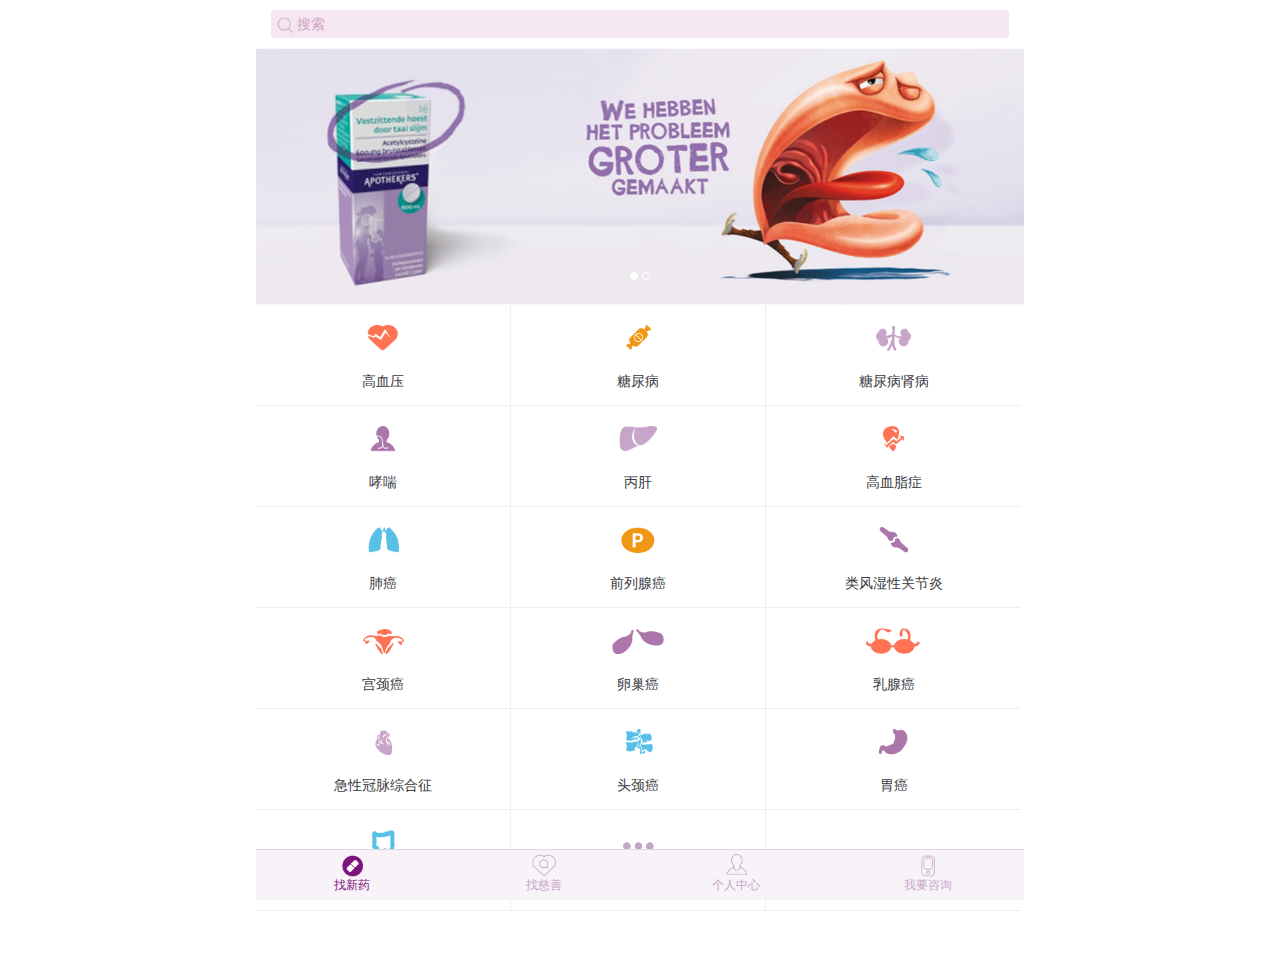
<file: index.html>
<!doctype html>
<html data-role="none">
<head>
<meta charset="utf-8">
<title>找药神器</title>
<meta http-equiv="X-UA-Compatible" content="edge,chrome=1"  />
<meta http-equiv="Cache-Control" content="no-siteapp" /> <!-- 避免转码 -->
<meta name="keywords" content="找药神器"/>
<meta name="description" content="找药神器"/>
<meta name="viewport"   content="initial-scale=1.0,user-scalable=no,maximum-scale=1,width=device-width"  />

<meta name="renderer" content="webkit|ie-comp|ie-stand"> 
<meta name="format-detection" content="telephone=no">
<meta name="format-detection" content="address=no">
<meta name="format-detection" content="email=no" >
<meta name="apple-mobile-web-app-title" content="">
<meta name="apple-mobile-web-app-capable" content="yes" />
<meta name="apple-mobile-web-app-status-bar-style" content="black-translucent" />
<meta name="screen-orientation" content="portrait"> 
<meta name="x5-orientation" content="portrait"> 
<meta name="msapplication-tap-highlight" content="no"> 
<meta name="HandheldFriendly" content="true">  
<link href="css/bootstrap.css" rel="stylesheet" type="text/css" >
<link rel="stylesheet" href="css/sprites.css">
<link href="css/common.css"  rel="stylesheet" type="text/css">
</head>
<body>
<div id="wrap" >
    <input type="text" placeholder="搜索" data-role="none" class="index-serch-input" />
    <input type="button" value="取消" class="cancel" />
    <div class="clear"></div>
    <div class="pannel index-pannel">
        <div id="carousel-example-generic" class="carousel slide" data-ride="carousel">
            <!-- Indicators -->
            <ol class="carousel-indicators">
                <li data-target="#carousel-example-generic" data-slide-to="0" class="active"></li>
                <li data-target="#carousel-example-generic" data-slide-to="1"></li>
            </ol>

            <!-- Wrapper for slides -->
            <div class="carousel-inner" role="listbox">
                <div class="item active" data-index="0">
                    <img src="images/banner.png" alt="banner">
                </div>
                <div class="item" data-index="1">
                    <img src="images/banner.png" alt="banner">
                </div>
            </div>

        </div>
        <div class="drug-itemlist">
            <div class="drug-item-row">
                <div class="drug-item" data-role="none">
                    <span class="sickness gaoxueya_icon"></span>
                    高血压
                </div>
                <div class="drug-item" data-role="none">
                    <span class="sickness tangniaobin_icon"></span>
                    糖尿病
                </div>
                <div class="drug-item" data-role="none">
                    <span class="sickness shenbin_icon"></span>
                    糖尿病肾病
                </div>
            </div>
            <div class="drug-item-row">
                <div class="drug-item" data-role="none">
                    <span class="sickness xiaochuan_icon"></span>
                    哮喘
                </div>
                <div class="drug-item" data-role="none">
                    <span class="sickness binggan_icon"></span>
                    丙肝
                </div>
                <div class="drug-item" data-role="none">
                    <span class="sickness gaozhixuezheng_icon"></span>
                    高血脂症
                </div>
            </div>
            <div class="drug-item-row">
                <div class="drug-item" data-role="none">
                    <span class="sickness feiai_icon"></span>
                    肺癌
                </div>
                <div class="drug-item" data-role="none">
                    <span class="sickness qinleixian_icon"></span>
                    前列腺癌
                </div>
                <div class="drug-item" data-role="none">
                    <span class="sickness leifengshi_icon"></span>
                    类风湿性关节炎
                </div>
            </div>
            <div class="drug-item-row" data-role="none">
                <div class="drug-item">
                    <span class="sickness gongjinai_icon"></span>
                    宫颈癌
                </div>
                <div class="drug-item" data-role="none">
                    <span class="sickness luanchaoai_icon"></span>
                    卵巢癌
                </div>
                <div class="drug-item" data-role="none">
                    <span class="sickness ruxianai_icon"></span>
                    乳腺癌
                </div>
            </div>
            <div class="drug-item-row">
                <div class="drug-item" data-role="none">
                    <span class="sickness guanxinbing_icon"></span>
                    急性冠脉综合征
                </div>
                <div class="drug-item" data-role="none">
                    <span class="sickness toujinai_icon"></span>
                    头颈癌
                </div>
                <div class="drug-item" data-role="none">
                    <span class="sickness weiai_icon"></span>
                    胃癌
                </div>
            </div>
            <div class="drug-item-row">
                <div class="drug-item" data-role="none">
                    <span class="sickness jiechangai_icon"></span>
                    结直肠癌
                </div>
                <div class="drug-item more" data-role="none">
                    <span class="sickness genduo_icon"></span>
                    更多
                </div>
                <div class="drug-item">
                </div>
            </div>
        </div>
        <div class="bottom">
            
        </div>
        <div class="navBottom">
            <nav>
                <div id="navBottom_ul">
                    <ul class="box">
                        <li>
                            <a href="javascript:;" class="active goIndex"><span class="nav_icon zhaoyao_hover_icon"></span>找新药</a>
                        </li>
                        <li>
                            <a href="javascript:;" class="goCharity"><span class="nav_icon zhaocishan_icon"></span>找慈善</a>
                        </li>
                        <li>
                            <a href="javascript:;" class="goUser"><span class="nav_icon geren_icon"></span>个人中心</a>
                        </li>
                        <li>
                            <a href="javascript:;" class="goAsk"><span class="nav_icon zixun_icon"></span>我要咨询</a>
                        </li>
                    </ul>
                </div>
            </nav>
        </div>

    </div>
    <div  class="pannel hot-search none">
        <h3>热门搜索</h3>
        <div class="keyword-row">
            <div class="keyword">肝癌</div>
            <div class="keyword">高血压</div>
            <div class="keyword">胃癌</div>
        </div>
        <div class="keyword-row">
            <div class="keyword">类风湿性关节炎</div>
            <div class="keyword">肺癌</div>
            <div class="keyword">糖尿病</div>
        </div>
    </div>
    <div class="pannel search-result none">
        <div class="result-item row">
            <div class="item-img col-xs-2">
                <img src="images/banner.png" alt="banner">
            </div>
            <div class="item-intro col-xs-10">
                <p class="intro-title">高血压</p>
                <p class="intro-content">派罗欧</p>
            </div>
        </div>
        <div class="result-item row">
            <div class="item-img col-xs-2">
                <img src="images/banner.png" alt="banner">
            </div>
            <div class="item-intro col-xs-10">
                <p class="intro-title">丙肝</p>
                <p class="intro-content">派罗欧</p>
            </div>
        </div>
        <div class="result-item row">
            <div class="item-img col-xs-2">
                <img src="images/banner.png" alt="banner">
            </div>
            <div class="item-intro col-xs-10">
                <p class="intro-title">肝癌赠药活动</p>
                <p class="intro-content">派罗欧</p>
            </div>
        </div>
        <div class="result-item row">
            <div class="item-img col-xs-2">
                <img src="images/banner.png" alt="banner">
            </div>
            <div class="item-intro col-xs-10">
                <p class="intro-title">高血压赠药</p>
                <p class="intro-content">派罗欧</p>
            </div>
        </div>
    </div>    
</div>
<script src="js/jquery-1.11.3.min.js" type="text/javascript"></script>
<script src="js/jquery.mobile-1.4.5.min.js"></script>
<script src="js/bootstrap.min.js" type="text/javascript"></script>
<script src="js/common.js" type="text/javascript"></script>
</body>
</html>
</file>
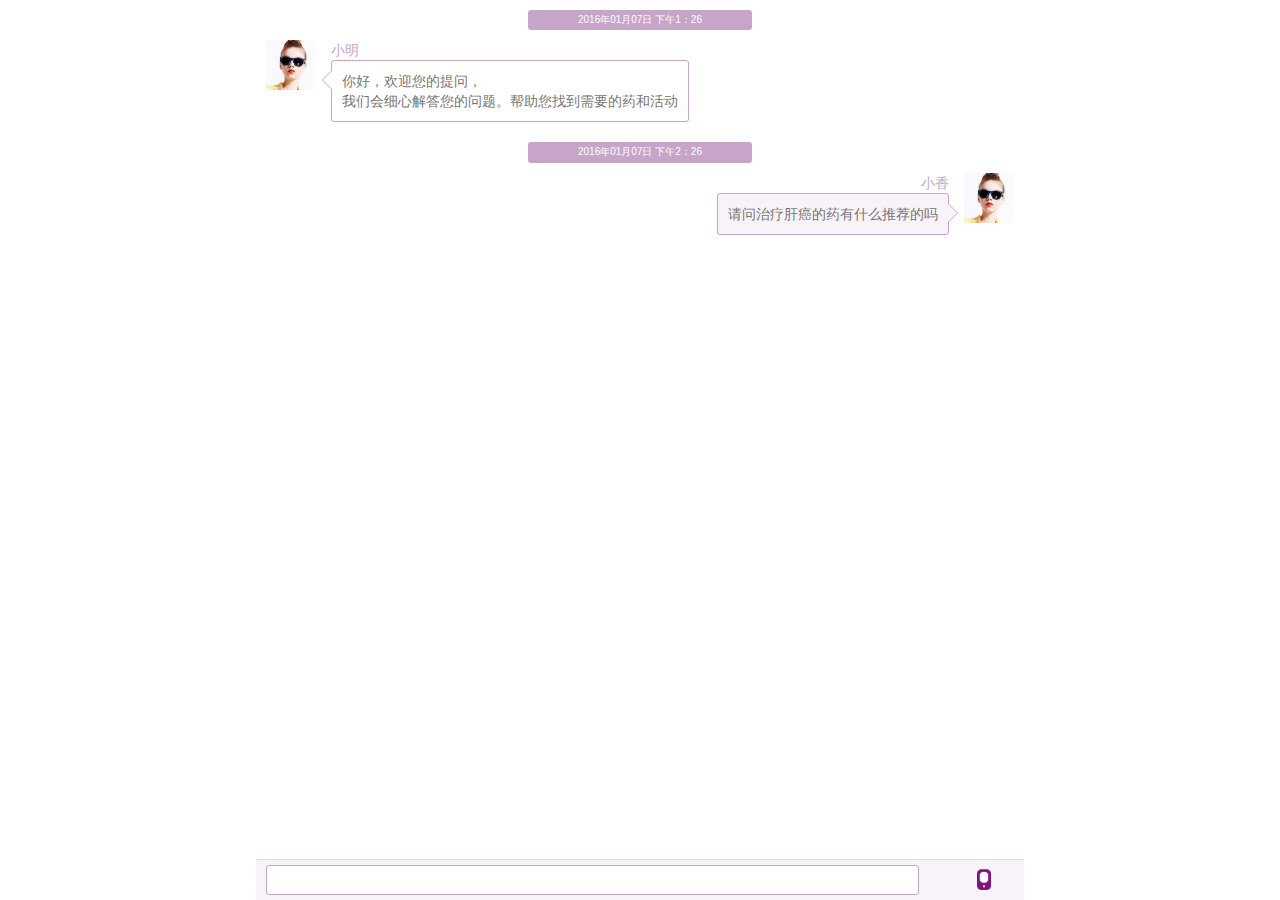
<file: ask.html>
<!doctype html>
<html data-role="none">
<head>
<meta charset="utf-8">
<title>咨询-找药神器</title>
<meta http-equiv="X-UA-Compatible" content="edge,chrome=1"  />
<meta http-equiv="Cache-Control" content="no-siteapp" /> <!-- 避免转码 -->
<meta name="keywords" content="找药神器"/>
<meta name="description" content="找药神器"/>
<meta name="viewport"   content="initial-scale=1.0,user-scalable=no,maximum-scale=1,width=device-width"  />

<meta name="renderer" content="webkit|ie-comp|ie-stand"> 
<meta name="format-detection" content="telephone=no">
<meta name="format-detection" content="address=no">
<meta name="format-detection" content="email=no" >
<meta name="apple-mobile-web-app-title" content="">
<meta name="apple-mobile-web-app-capable" content="yes" />
<meta name="apple-mobile-web-app-status-bar-style" content="black-translucent" />
<meta name="screen-orientation" content="portrait"> 
<meta name="x5-orientation" content="portrait"> 
<meta name="msapplication-tap-highlight" content="no"> 
<meta name="HandheldFriendly" content="true">  
<link href="css/bootstrap.css" rel="stylesheet" type="text/css" >
<link rel="stylesheet" href="css/sprites.css">
<link href="css/common.css"  rel="stylesheet" type="text/css">
</head>
<body>
<div id="talk-wrap" >
    <label class="time-label">2016年01月07日 下午1：26</label>
    <div class="row-left">
        <div class="talk-img">
            <img class="talk-user" src="images/user.jpg">
        </div>
        <div class="col-xs-8">
            <p class="left-name">小明</p>
            <div class="bubble">
                <div class="demo clearfix">
                    <div class="article">
                        <p>你好，欢迎您的提问，<br/>我们会细心解答您的问题。帮助您找到需要的药和活动</p>
                    </div>
                </div>
            </div>
        </div>
    </div>    
    <label class="time-label">2016年01月07日 下午2：26</label>
    <div class="row-right">
        <div class="talk-img">
            <img class="talk-user" src="images/user.jpg">
        </div>
        <div class="col-xs-8 pull-right">
            <p class="right-name">小香</p>
                <div class="bubble">
                    <div class="demo clearfix fr">
                        <div class="article">
                            <p>请问治疗肝癌的药有什么推荐的吗
                            </p>
                        </div>
                    </div>
                </div>
            </div>
        </div>
    </div>  
    <div class="nav-input">
           <input type="text" class="talk-input" data-role="none"/>
           <span class="zixun_hover_icon"></span>
        </div>
</div>
<script src="js/jquery-1.11.3.min.js" type="text/javascript"></script>
<script src="js/jquery.mobile-1.4.5.min.js"></script>
<script src="js/bootstrap.min.js" type="text/javascript"></script>
<script src="js/common.js" type="text/javascript"></script>
</body>
</html>
</file>
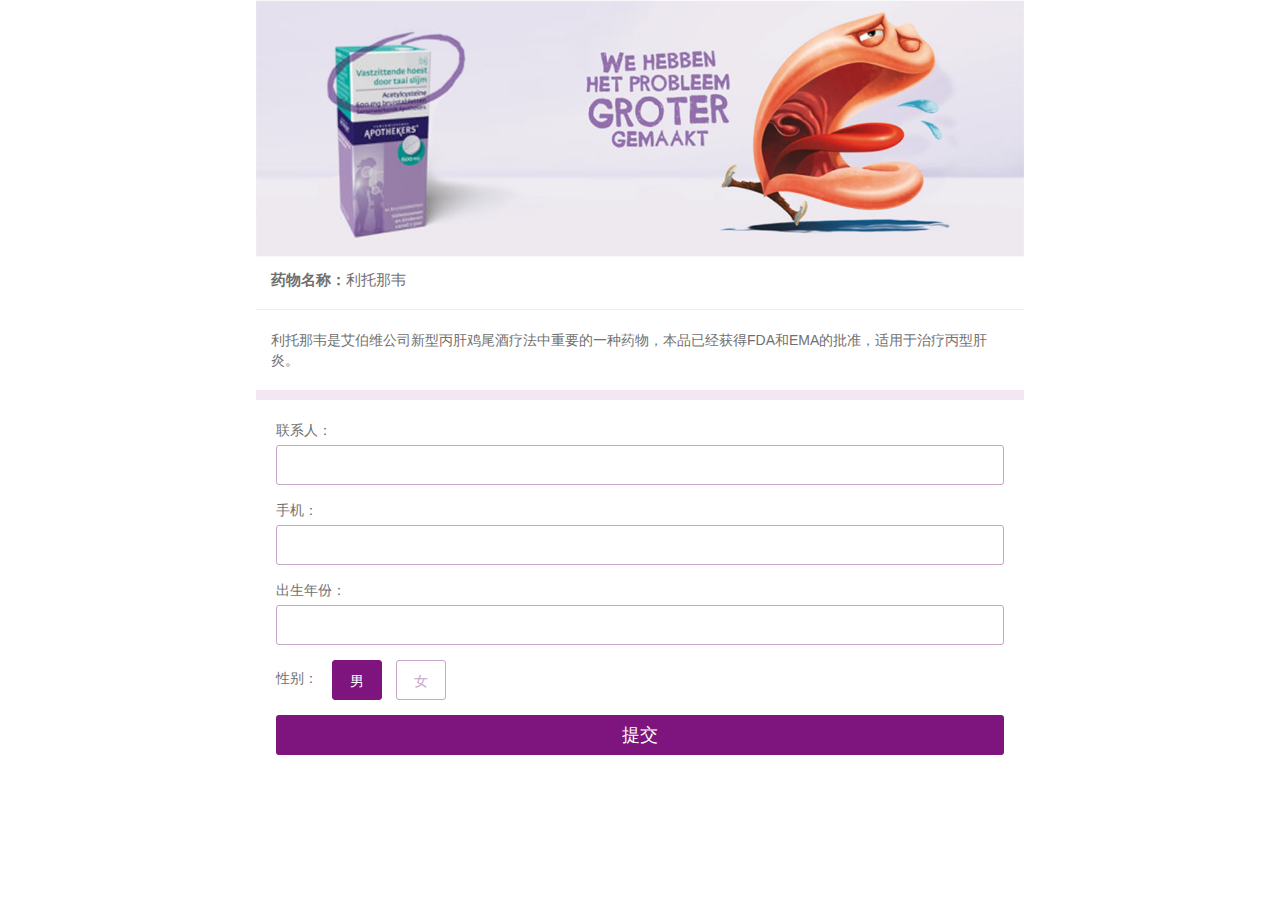
<file: drug-test - 副本.html>
<!doctype html>
<html>
<head>
<meta charset="utf-8">
<title>试药报名-找药神器</title>
<meta http-equiv="X-UA-Compatible" content="edge,chrome=1"  />
<meta http-equiv="Cache-Control" content="no-siteapp" /> <!-- 避免转码 -->
<meta name="keywords" content="找药神器"/>
<meta name="description" content="找药神器"/>
<meta name="viewport"   content="initial-scale=1.0,user-scalable=no,maximum-scale=1,width=device-width"  />

<meta name="renderer" content="webkit|ie-comp|ie-stand"> 
<meta name="format-detection" content="telephone=no">
<meta name="format-detection" content="address=no">
<meta name="format-detection" content="email=no" >
<meta name="apple-mobile-web-app-title" content="">
<meta name="apple-mobile-web-app-capable" content="yes" />
<meta name="apple-mobile-web-app-status-bar-style" content="black-translucent" />
<meta name="screen-orientation" content="portrait"> 
<meta name="x5-orientation" content="portrait"> 
<meta name="msapplication-tap-highlight" content="no"> 
<meta name="HandheldFriendly" content="true">  
<link href="css/bootstrap.css" rel="stylesheet" type="text/css" >
<link rel="stylesheet" href="css/sprites.css">
<link href="css/common.css"  rel="stylesheet" type="text/css">
</head>
<body>
<div id="wrap" >
    <img src="images/banner.png" alt="banner">
    <div class="drug-intro">
        <h3><label>药物名称：</label>利托那韦</h3>
        <div class="intro">
            利托那韦是艾伯维公司新型丙肝鸡尾酒疗法中重要的一种药物，本品已经获得FDA和EMA的批准，适用于治疗丙型肝炎。
        </div>
    </div>
    <form class="regist">
        <div class="input-row">
            <label>联系人：</label>
            <input type="text" class="inputtext" name="" value="">
        </div>
        <div class="input-row">
            <label>手机：</label>
            <input type="text" name="" class="inputtext" value="">
        </div>
        <div class="input-row">
            <label>出生年份：</label>
            <input type="text" name="" class="inputtext" value="">
        </div>
        <div class="input-row">
            <label>性别：</label>
            
            <label class="gender gender-checked"><input name="gender" type="radio" value="0" />男 </label> 
            <label class="gender"><input name="gender" type="radio" value="1" />女 </label> 
        </div>
        <div class="input-row">
            <input type="submit" name="" class="purple-btn" value="提交">
        </div>
    </form>
    <div class="tips">
        提交成功
    </div>
</div>
<script src="js/jquery-1.11.3.min.js" type="text/javascript"></script>
<script src="js/bootstrap.min.js" type="text/javascript"></script>
<script src="js/common.js" type="text/javascript"></script>
</body>
</html>
</file>
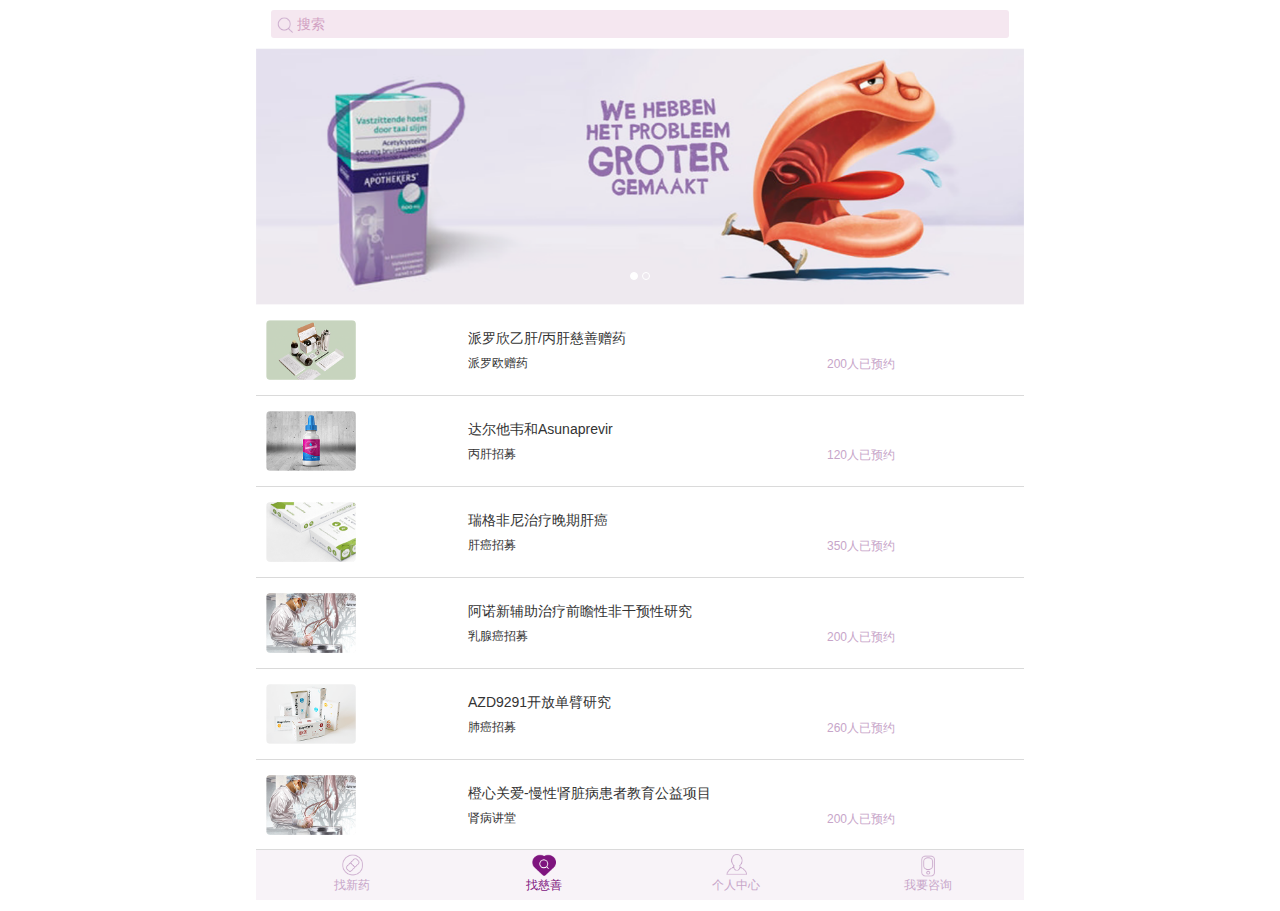
<file: find-charity.html>
<!doctype html>
<html>
<head>
<meta charset="utf-8">
<title>找药神器</title>
<meta http-equiv="X-UA-Compatible" content="edge,chrome=1"  />
<meta http-equiv="Cache-Control" content="no-siteapp" /> <!-- 避免转码 -->
<meta name="keywords" content="找药神器"/>
<meta name="description" content="找药神器"/>
<meta name="viewport"   content="initial-scale=1.0,user-scalable=no,maximum-scale=1,width=device-width"  />

<meta name="renderer" content="webkit|ie-comp|ie-stand"> 
<meta name="format-detection" content="telephone=no">
<meta name="format-detection" content="address=no">
<meta name="format-detection" content="email=no" >
<meta name="apple-mobile-web-app-title" content="">
<meta name="apple-mobile-web-app-capable" content="yes" />
<meta name="apple-mobile-web-app-status-bar-style" content="black-translucent" />
<meta name="screen-orientation" content="portrait"> 
<meta name="x5-orientation" content="portrait"> 
<meta name="msapplication-tap-highlight" content="no"> 
<meta name="HandheldFriendly" content="true">  
<link href="css/bootstrap.css" rel="stylesheet" type="text/css" >
<link rel="stylesheet" href="css/sprites.css">
<link href="css/common.css"  rel="stylesheet" type="text/css">
</head>
<body>
<div id="wrap" >
    <input type="text" placeholder="搜索" class="index-serch-input" />
    <input type="button" value="取消" class="cancel" />
    <div class="clear"></div>
    <div class="pannel index-pannel">
        <div id="carousel-example-generic" class="carousel slide" data-ride="carousel">
            <!-- Indicators -->
            <ol class="carousel-indicators">
                <li data-target="#carousel-example-generic" data-slide-to="0" class="active"></li>
                <li data-target="#carousel-example-generic" data-slide-to="1"></li>
            </ol>

            <!-- Wrapper for slides -->
            <div class="carousel-inner" role="listbox">
                <div class="item active" data-index="0">
                    <img src="images/banner.png" alt="banner">
                </div>
                <div class="item" data-index="1">
                    <img src="images/banner.png" alt="banner">
                </div>
            </div>

        </div>
        <div class="charity-itemlist">
            <div class="charity-item row">
                <div class="charity-img col-xs-3">
                    <img src="images/tu1.png" alt="banner">
                </div>
                <div class="charity-intro col-xs-6">
                    <p class="charity-title">派罗欣乙肝/丙肝慈善赠药</p>
                    <p class="charity-content">派罗欧赠药</p>
                </div>
                <div class="col-xs-3">
                    <p class="charity-order">200人已预约</p>
                </div>
            </div>
            <div class="charity-item row">
                <div class="charity-img col-xs-3">
                    <img src="images/tu2.png" alt="banner">
                </div>
                <div class="charity-intro col-xs-6">
                    <p class="charity-title">达尔他韦和Asunaprevir</p>
                    <p class="charity-content">丙肝招募</p>
                </div>
                <div class="col-xs-3">
                    <p class="charity-order">120人已预约</p>
                </div>
            </div>
            <div class="charity-item row">
                <div class="charity-img col-xs-3">
                    <img src="images/tu3.png" alt="banner">
                </div>
                <div class="charity-intro col-xs-6">
                    <p class="charity-title">瑞格非尼治疗晚期肝癌</p>
                    <p class="charity-content">肝癌招募</p>
                </div>
                <div class="col-xs-3">
                    <p class="charity-order">350人已预约</p>
                </div>
            </div>
            <div class="charity-item row">
                <div class="charity-img col-xs-3">
                    <img src="images/tu6.png" alt="banner">
                </div>
                <div class="charity-intro col-xs-6">
                    <p class="charity-title">阿诺新辅助治疗前瞻性非干预性研究</p>
                    <p class="charity-content">乳腺癌招募</p>
                </div>
                <div class="col-xs-3">
                    <p class="charity-order">200人已预约</p>
                </div>
            </div>
            <div class="charity-item row">
                <div class="charity-img col-xs-3">
                    <img src="images/tu5.png" alt="banner">
                </div>
                <div class="charity-intro col-xs-6">
                    <p class="charity-title">AZD9291开放单臂研究</p>
                    <p class="charity-content">肺癌招募</p>
                </div>
                <div class="col-xs-3">
                    <p class="charity-order">260人已预约</p>
                </div>
            </div>
            <div class="charity-item row">
                <div class="charity-img col-xs-3">
                    <img src="images/tu6.png" alt="banner">
                </div>
                <div class="charity-intro col-xs-6">
                    <p class="charity-title">橙心关爱-慢性肾脏病患者教育公益项目</p>
                    <p class="charity-content">肾病讲堂</p>
                </div>
                <div class="col-xs-3">
                    <p class="charity-order">200人已预约</p>
                </div>
            </div>
        </div>
        <div class="bottom">
            
        </div>
        <div class="navBottom">
            <nav>
                <div id="navBottom_ul">
                    <ul class="box">
                        <li>
                            <a href="javascript:;" class="goIndex"><span class="nav_icon zhaoyao_icon"></span>找新药</a>
                        </li>
                        <li>
                            <a href="javascript:;" class="active goCharity"><span class="nav_icon zhaocishan_hover_icon"></span>找慈善</a>
                        </li>
                        <li>
                            <a href="javascript:;" class="goUser"><span class="nav_icon geren_icon"></span>个人中心</a>
                        </li>
                        <li>
                            <a href="javascript:;" class="goAsk"><span class="nav_icon zixun_icon"></span>我要咨询</a>
                        </li>
                    </ul>
                </div>
            </nav>
        </div>
    </div>
    <div  class="pannel hot-search none">
        <h3>热门搜索</h3>
        <div class="keyword-row">
            <div class="keyword">肝癌</div>
            <div class="keyword">高血压</div>
            <div class="keyword">胃癌</div>
        </div>
        <div class="keyword-row">
            <div class="keyword">类风湿性关节炎</div>
            <div class="keyword">肺癌</div>
            <div class="keyword">糖尿病</div>
        </div>
    </div>
    <div class="pannel search-result none">
        <div class="result-item row">
            <div class="item-img col-xs-2">
                <img src="images/banner.png" alt="banner">
            </div>
            <div class="item-intro col-xs-10">
                <p class="intro-title">高血压</p>
                <p class="intro-content">派罗欧</p>
            </div>
        </div>
        <div class="result-item row">
            <div class="item-img col-xs-2">
                <img src="images/banner.png" alt="banner">
            </div>
            <div class="item-intro col-xs-10">
                <p class="intro-title">丙肝</p>
                <p class="intro-content">派罗欧</p>
            </div>
        </div>
        <div class="result-item row">
            <div class="item-img col-xs-2">
                <img src="images/banner.png" alt="banner">
            </div>
            <div class="item-intro col-xs-10">
                <p class="intro-title">肝癌赠药活动</p>
                <p class="intro-content">派罗欧</p>
            </div>
        </div>
        <div class="result-item row">
            <div class="item-img col-xs-2">
                <img src="images/banner.png" alt="banner">
            </div>
            <div class="item-intro col-xs-10">
                <p class="intro-title">高血压赠药</p>
                <p class="intro-content">派罗欧</p>
            </div>
        </div>
    </div> 

</div>
<script src="js/jquery-1.11.3.min.js" type="text/javascript"></script>
<script src="js/jquery.mobile-1.4.5.min.js"></script>
<script src="js/bootstrap.min.js" type="text/javascript"></script>
<script src="js/common.js" type="text/javascript"></script>
</body>
</html>
</file>
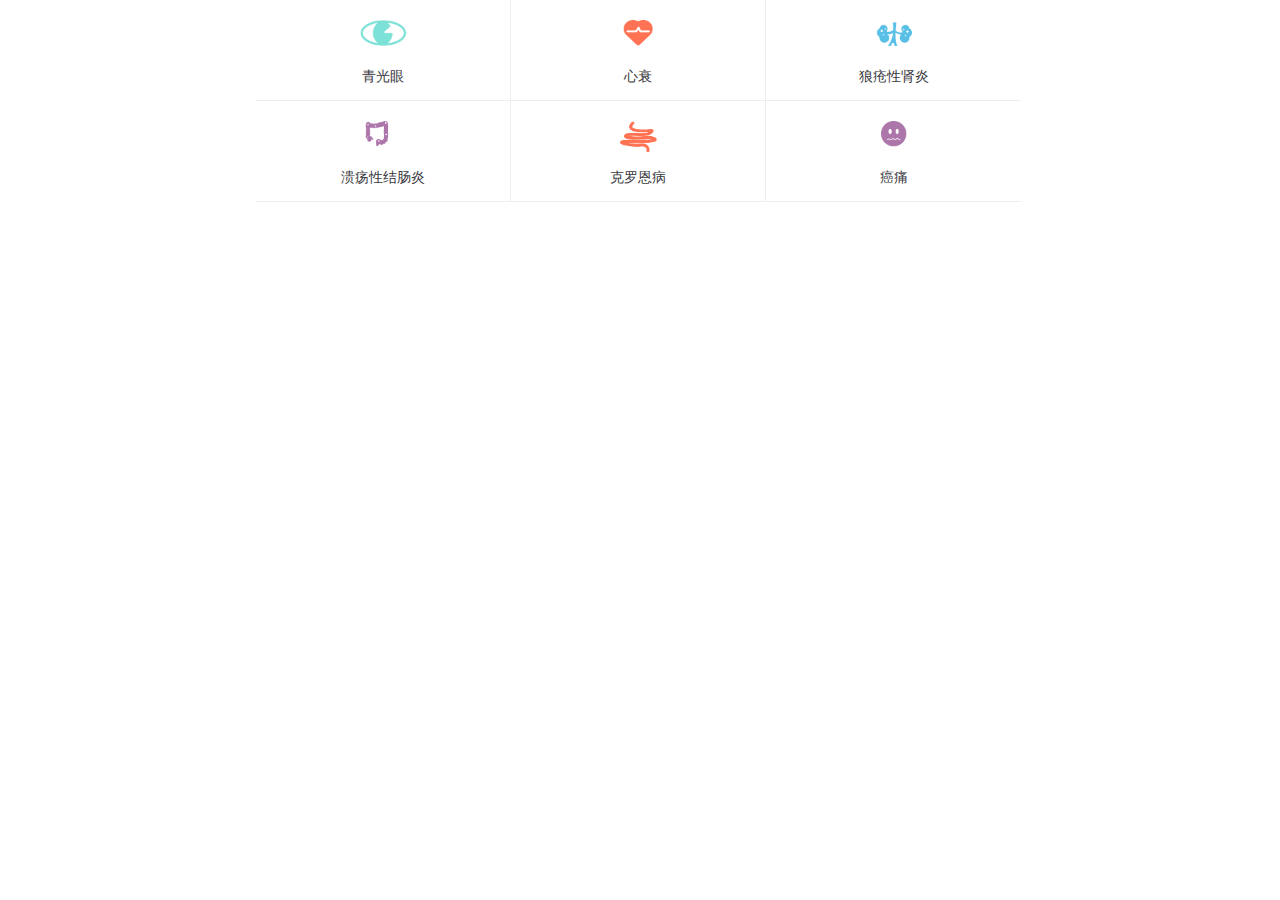
<file: more-drug.html>
<!doctype html>
<html>
<head>
<meta charset="utf-8">
<title>更多-找药神器</title>
<meta http-equiv="X-UA-Compatible" content="edge,chrome=1"  />
<meta http-equiv="Cache-Control" content="no-siteapp" /> <!-- 避免转码 -->
<meta name="keywords" content="找药神器"/>
<meta name="description" content="找药神器"/>
<meta name="viewport"   content="initial-scale=1.0,user-scalable=no,maximum-scale=1,width=device-width"  />

<meta name="renderer" content="webkit|ie-comp|ie-stand"> 
<meta name="format-detection" content="telephone=no">
<meta name="format-detection" content="address=no">
<meta name="format-detection" content="email=no" >
<meta name="apple-mobile-web-app-title" content="">
<meta name="apple-mobile-web-app-capable" content="yes" />
<meta name="apple-mobile-web-app-status-bar-style" content="black-translucent" />
<meta name="screen-orientation" content="portrait"> 
<meta name="x5-orientation" content="portrait"> 
<meta name="msapplication-tap-highlight" content="no"> 
<meta name="HandheldFriendly" content="true">  
<link href="css/bootstrap.css" rel="stylesheet" type="text/css" >
<link rel="stylesheet" href="css/sprites.css">
<link href="css/common.css"  rel="stylesheet" type="text/css">
</head>
<body>
<div id="wrap" >

    <div class="drug-itemlist">
        <div class="drug-item-row">
            <div class="drug-item">
                <span class="sickness qingguang_icon"></span>
                青光眼
            </div>
            <div class="drug-item">
                <span class="sickness xinshuai_icon"></span>
                心衰
            </div>
            <div class="drug-item">
                <span class="sickness langchuangshenyan_icon"></span>
                狼疮性肾炎
            </div>
        </div>
        <div class="drug-item-row">
            <div class="drug-item">
                <span class="sickness kuiyangjiechang"></span>
                溃疡性结肠炎
            </div>
            <div class="drug-item">
                <span class="sickness keluoenbin_icon"></span>
                克罗恩病
            </div>
            <div class="drug-item">
                <span class="sickness aitong_icon"></span>
                癌痛
            </div>
        </div>
    </div>
</div>
<script src="js/jquery-1.11.3.min.js" type="text/javascript"></script>
<script src="js/bootstrap.min.js" type="text/javascript"></script>
<script src="js/common.js" type="text/javascript"></script>
</body>
</html>
</file>
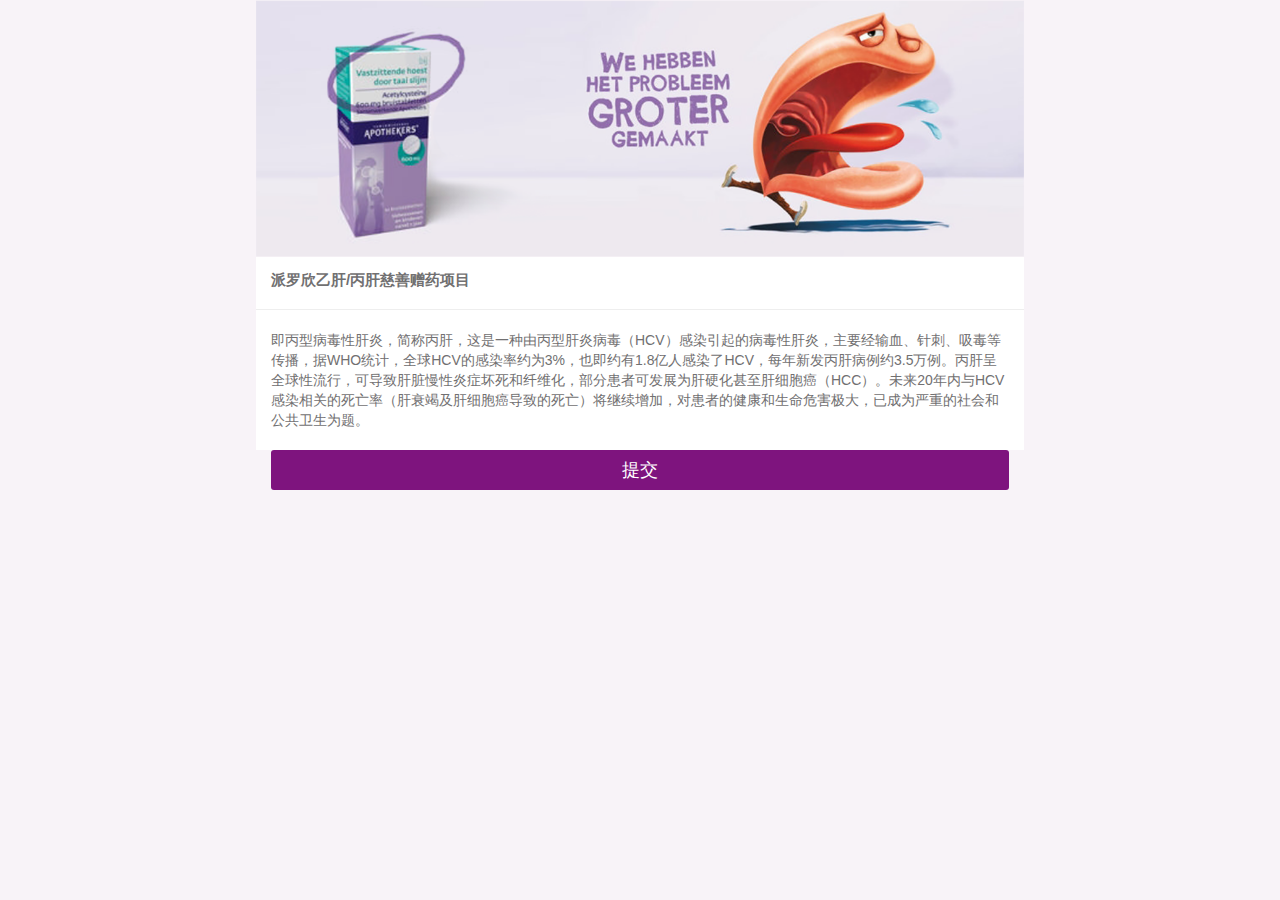
<file: project-intro.html>
<!doctype html>
<html>
<head>
<meta charset="utf-8">
<title>项目简介-找药神器</title>
<meta http-equiv="X-UA-Compatible" content="edge,chrome=1"  />
<meta http-equiv="Cache-Control" content="no-siteapp" /> <!-- 避免转码 -->
<meta name="keywords" content="找药神器"/>
<meta name="description" content="找药神器"/>
<meta name="viewport"   content="initial-scale=1.0,user-scalable=no,maximum-scale=1,width=device-width"  />

<meta name="renderer" content="webkit|ie-comp|ie-stand"> 
<meta name="format-detection" content="telephone=no">
<meta name="format-detection" content="address=no">
<meta name="format-detection" content="email=no" >
<meta name="apple-mobile-web-app-title" content="">
<meta name="apple-mobile-web-app-capable" content="yes" />
<meta name="apple-mobile-web-app-status-bar-style" content="black-translucent" />
<meta name="screen-orientation" content="portrait"> 
<meta name="x5-orientation" content="portrait"> 
<meta name="msapplication-tap-highlight" content="no"> 
<meta name="HandheldFriendly" content="true">  
<link href="css/bootstrap.css" rel="stylesheet" type="text/css" >
<link rel="stylesheet" href="css/sprites.css">
<link href="css/common.css"  rel="stylesheet" type="text/css">
</head>
<body style="background-color:#F8F3F8">
<div id="wrap" >
    <img src="images/banner.png" alt="banner">
    <div class="drug-intro">
        <h3><label>派罗欣乙肝/丙肝慈善赠药项目</label></h3>
        <div class="intro">
            即丙型病毒性肝炎，简称丙肝，这是一种由丙型肝炎病毒（HCV）感染引起的病毒性肝炎，主要经输血、针刺、吸毒等传播，据WHO统计，全球HCV的感染率约为3%，也即约有1.8亿人感染了HCV，每年新发丙肝病例约3.5万例。丙肝呈全球性流行，可导致肝脏慢性炎症坏死和纤维化，部分患者可发展为肝硬化甚至肝细胞癌（HCC）。未来20年内与HCV感染相关的死亡率（肝衰竭及肝细胞癌导致的死亡）将继续增加，对患者的健康和生命危害极大，已成为严重的社会和公共卫生为题。
        </div>
    </div>
    <div class="input-row-2">
        <input type="submit" name="" class="purple-btn" value="提交">
    </div>
    <div class="tips">
        提交成功
    </div>
</div>
<script src="js/jquery-1.11.3.min.js" type="text/javascript"></script>
<script src="js/bootstrap.min.js" type="text/javascript"></script>
<script src="js/common.js" type="text/javascript"></script>
</body>
</html>
</file>
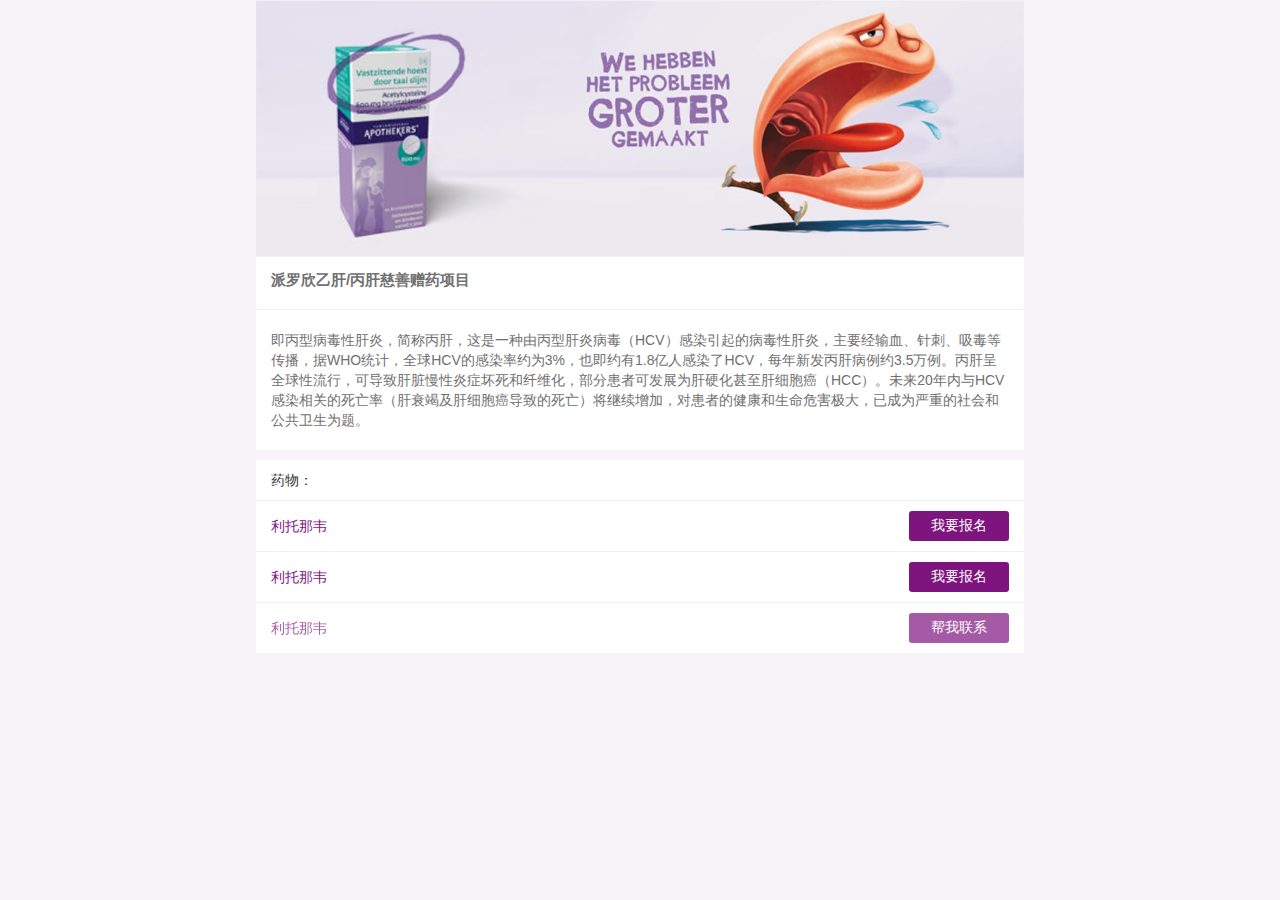
<file: project-intro2.html>
<!doctype html>
<html>
<head>
<meta charset="utf-8">
<title>项目简介-找药神器</title>
<meta http-equiv="X-UA-Compatible" content="edge,chrome=1"  />
<meta http-equiv="Cache-Control" content="no-siteapp" /> <!-- 避免转码 -->
<meta name="keywords" content="找药神器"/>
<meta name="description" content="找药神器"/>
<meta name="viewport"   content="initial-scale=1.0,user-scalable=no,maximum-scale=1,width=device-width"  />

<meta name="renderer" content="webkit|ie-comp|ie-stand"> 
<meta name="format-detection" content="telephone=no">
<meta name="format-detection" content="address=no">
<meta name="format-detection" content="email=no" >
<meta name="apple-mobile-web-app-title" content="">
<meta name="apple-mobile-web-app-capable" content="yes" />
<meta name="apple-mobile-web-app-status-bar-style" content="black-translucent" />
<meta name="screen-orientation" content="portrait"> 
<meta name="x5-orientation" content="portrait"> 
<meta name="msapplication-tap-highlight" content="no"> 
<meta name="HandheldFriendly" content="true">  
<link href="css/bootstrap.css" rel="stylesheet" type="text/css" >
<link rel="stylesheet" href="css/sprites.css">
<link href="css/common.css"  rel="stylesheet" type="text/css">
</head>
<body style="background-color:#F8F3F8">
<div id="wrap" >
    <img src="images/banner.png" alt="banner">
    <div class="drug-intro">
        <h3><label>派罗欣乙肝/丙肝慈善赠药项目</label></h3>
        <div class="intro">
            即丙型病毒性肝炎，简称丙肝，这是一种由丙型肝炎病毒（HCV）感染引起的病毒性肝炎，主要经输血、针刺、吸毒等传播，据WHO统计，全球HCV的感染率约为3%，也即约有1.8亿人感染了HCV，每年新发丙肝病例约3.5万例。丙肝呈全球性流行，可导致肝脏慢性炎症坏死和纤维化，部分患者可发展为肝硬化甚至肝细胞癌（HCC）。未来20年内与HCV感染相关的死亡率（肝衰竭及肝细胞癌导致的死亡）将继续增加，对患者的健康和生命危害极大，已成为严重的社会和公共卫生为题。
        </div>
    </div>
    <div class="drug">
        <p>药物：</p>
        <div class="regist-row">
            <span>利托那韦</span>
            <input type="submit" name="" class="purple-btn xs-purple-btn pull-right" value="我要报名">
        </div>
        <div class="regist-row">
            <span>利托那韦</span>
            <input type="submit" name="" class="purple-btn xs-purple-btn pull-right" value="我要报名">
        </div>
        <div class="regist-row regist-row-opacity">
            <span>利托那韦</span>
            <input type="submit" name="" class="purple-btn xs-purple-btn pull-right" value="帮我联系">
        </div>
    </div>
    <div class="tips">
        提交成功
    </div>
</div>
<script src="js/jquery-1.11.3.min.js" type="text/javascript"></script>
<script src="js/bootstrap.min.js" type="text/javascript"></script>
<script src="js/common.js" type="text/javascript"></script>
</body>
</html>
</file>
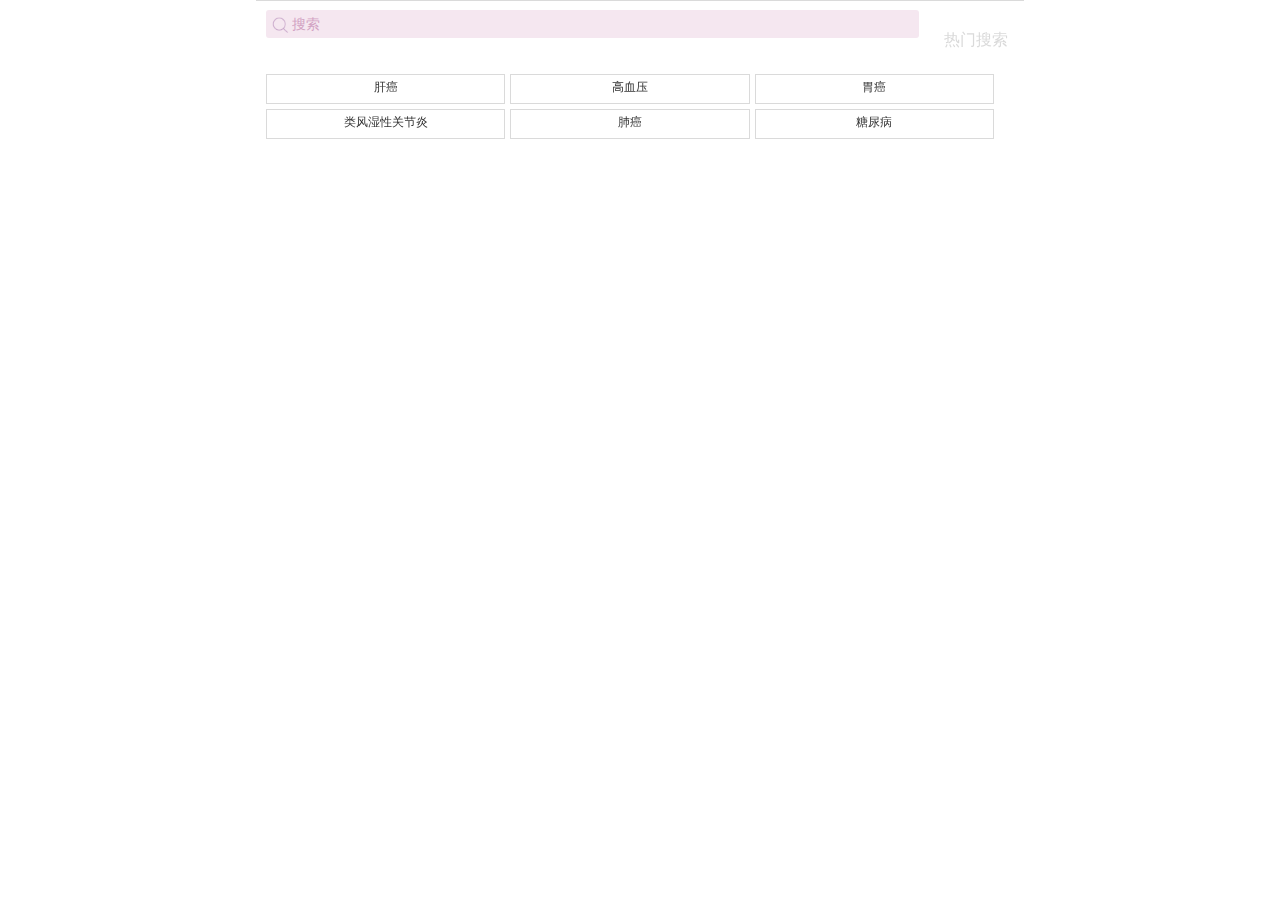
<file: search.html>
<!doctype html>
<html>
<head>
<meta charset="utf-8">
<title>搜索-找药神器</title>
<meta http-equiv="X-UA-Compatible" content="edge,chrome=1"  />
<meta http-equiv="Cache-Control" content="no-siteapp" /> <!-- 避免转码 -->
<meta name="keywords" content="找药神器"/>
<meta name="description" content="找药神器"/>
<meta name="viewport"   content="initial-scale=1.0,user-scalable=no,maximum-scale=1,width=device-width"  />

<meta name="renderer" content="webkit|ie-comp|ie-stand"> 
<meta name="format-detection" content="telephone=no">
<meta name="format-detection" content="address=no">
<meta name="format-detection" content="email=no" >
<meta name="apple-mobile-web-app-title" content="">
<meta name="apple-mobile-web-app-capable" content="yes" />
<meta name="apple-mobile-web-app-status-bar-style" content="black-translucent" />
<meta name="screen-orientation" content="portrait"> 
<meta name="x5-orientation" content="portrait"> 
<meta name="msapplication-tap-highlight" content="no"> 
<meta name="HandheldFriendly" content="true">  
<link href="css/bootstrap.css" rel="stylesheet" type="text/css" >
<link rel="stylesheet" href="css/sprites.css">
<link href="css/common.css"  rel="stylesheet" type="text/css">
</head>
<body>
<div id="wrap" >
    <input type="text" placeholder="搜索" class="serch-input" />
    <a href="index.html" class="cancel">取消</a>
    <div  class="hot-search">
        <h3>热门搜索</h3>
        <div class="keyword-row">
            <div class="keyword">肝癌</div>
            <div class="keyword">高血压</div>
            <div class="keyword">胃癌</div>
        </div>
        <div class="keyword-row">
            <div class="keyword">类风湿性关节炎</div>
            <div class="keyword">肺癌</div>
            <div class="keyword">糖尿病</div>
        </div>
    </div>
    <div class="search-result none">
        <div class="result-item row">
            <div class="item-img col-xs-2">
                <img src="images/banner.png" alt="banner">
            </div>
            <div class="item-intro col-xs-10">
                <p class="intro-title">高血压</p>
                <p class="intro-content">派罗欧</p>
            </div>
        </div>
        <div class="result-item row">
            <div class="item-img col-xs-2">
                <img src="images/banner.png" alt="banner">
            </div>
            <div class="item-intro col-xs-10">
                <p class="intro-title">丙肝</p>
                <p class="intro-content">派罗欧</p>
            </div>
        </div>
        <div class="result-item row">
            <div class="item-img col-xs-2">
                <img src="images/banner.png" alt="banner">
            </div>
            <div class="item-intro col-xs-10">
                <p class="intro-title">肝癌赠药活动</p>
                <p class="intro-content">派罗欧</p>
            </div>
        </div>
        <div class="result-item row">
            <div class="item-img col-xs-2">
                <img src="images/banner.png" alt="banner">
            </div>
            <div class="item-intro col-xs-10">
                <p class="intro-title">高血压赠药</p>
                <p class="intro-content">派罗欧</p>
            </div>
        </div>
    </div>

</div>
<script src="js/jquery-1.11.3.min.js" type="text/javascript"></script>
<script src="js/bootstrap.min.js" type="text/javascript"></script>
<script src="js/common.js" type="text/javascript"></script>
<script>
    $(function() {
        $('.serch-input').focus()
    })
</script>
</body>
</html>
</file>
<file: css/sprites.css>
.sosuo_icon, .zixun_hover_icon {
  background: url(../images/sprites.png) no-repeat;
  display: block;
  background-size: 414px auto;
  float: right;
  margin: 8px 4% 8px 0;
}
.sickness{
    background: url(../images/sprites.png) no-repeat;
    display: block;
    margin: 14px auto;
    height: 26px;
    background-size: 414px auto;
    margin: 20px auto;
}

.gaoxueya_icon{
    background-position: -127px 0px;
    width: 32px;
}
.tangniaobin_icon{
    background-position: -291px -26px;
    width: 25px;
    
}
.shenbin_icon {
    background-position: -277px 1px;
    width: 35px;
}
.xiaochuan_icon {
    background-position: -372px 0;
    width: 24px;
}
.binggan_icon {
    background-position: -26px 0px;
    width: 38px;
}
.gaozhixuezheng_icon {
    background-position: -159px 0;
    width: 21px;
}
.feiai_icon {
    background-position: -95px 0;
    width: 31px;
}
.qinleixian_icon {
    background-position: -200px -27px;
    width: 34px;
}
.luanchaoai_icon{
    background-position: -100px -28px;
    width: 52px;
}
.leifengshi_icon {
    background-position: -65px 0;
    width: 29px;
}
.gongjinai_icon {
    background-position: -216px 1px;
    width: 41px;
}
.ruxianai_icon {
    background-position: -235px -26px;
    width: 55px;
}
.guanxinbing_icon {
    background-position: -258px 1px;
    width: 17px;
}
.toujinai_icon {
    background-position: -312px 0;
    width: 29px;
}
.weiai_icon {
    background-position: -342px 0;
    width: 29px;
}

.jiechangai_icon {
    background-position: 0 -27px;
    width: 23px;
}
.genduo_icon {
    background-position: -183px 5px;
    width: 31px;
}
.qingguang_icon {
    background-position: -153px -29px;
    width: 46px;
}
.xinshuai_icon {
    background-position: -317px -28px;
    width: 30px;
}
.langchuangshenyan_icon {
    background-position: -63px -27px;
    width: 36px;
}
.kuiyangjiechang {
    background-position: -348px -27px;
    width: 37px;
}
.keluoenbin_icon {
    background-position: -24px -26px;
    width: 37px;
    height: 31px;
    margin-bottom: 15px;
}
.aitong_icon {
    background-position: 0 0;
    width: 26px;
}


.nav_icon {
    background: url(../images/sprites.png) no-repeat;
    display: block;
    
    background-size: 414px auto;
    
    height: 23px;
    margin: 0px auto;
}
.zhaoyao_hover_icon {
    background-position: -120px -57px;
    width: 21px;
}
.zhaocishan_hover_icon {
  background-position: -46px -59px;
  width: 24px;
}
.zhaoyao_icon {
  background-position: -97px -59px;
  width: 21px;
}
.zhaocishan_icon {
    background-position: -72px -59px;
    width: 24px;
}
.geren_icon {
    background-position: -22px -60px;
    width: 21px;
}
.zixun_icon {
    background-position: -161px -56px;
    width: 14px;
}
.geren_hover_icon {
  background-position: 0px -59px;
  width: 21px;
}

.geren_bg {
  background: url(../images/sprites.png) repeat;
  height: 55px;
  background-position: 0 -84px;
  background-size: 414px auto;
}














.sosuo_icon{
    background-position: -533.9895629882812px -184.9739532470703px ;
    width: 42px;
    height: 42px;
}
.sosuo_icon {
    background-position: -266.989563px -91.973953px;
    width: 22px;
    height: 22px;
    background-size: 621px auto;
}

.zixun_hover_icon {
  background-position: -145px -56px;
  width: 16px;
  height: 24px;
}
</file>
<file: css/common.css>
/* CSS Document */
@charset "utf-8";
html,body,div,dl,dt,dd,ul,ol,li,h1,h2,h3,h4,h5,h6,pre,form,fieldset,input,textarea,p,blockquote,span,img ,em,i,b{margin:0;padding:0;}
html{margin:0 auto;height:100%;max-width:768px;-webkit-touch-callout:none;-webkit-user-select:none;-webkit-text-size-adjust:100%;-webkit-tap-highlight-color:transparent;font-family: "微软雅黑"}
body,html{overflow-x:hidden;width:100%;min-width:320px;font-size:14px}
body{min-height:568px; min-height:100%; height:auto; font-family:Microsoft Yahei,Helvetica,sans-serif;text-rendering:optimizeLegibility;-webkit-font-smoothing:antialiased;background:#fff; overflow:hidden;}
article,aside,dialog,figure,footer,header,hgroup,menu,nav,section{display:block}
dl,li,menu,ol,ul{list-style:none}
address,em,i,th{font-weight:400;font-style:normal}
a{text-decoration:none;}
a:link,a:visited{color:#cba1cb;text-decoration:none;cursor:pointer}
a:hover{cursor:pointer}
a:active,a:focus{outline:0;text-decoration:none;star:expression(this.onFocus=this.blur())}
img{width:100%;border:0;vertical-align:middle;-webkit-user-select:none;}
input,select{outline:0}
h1,h2,h3,h4,h5,h6{font-size:100%;font-variant:normal}
button,input[type=button],input[type=text],input[type=reset],input[type=submit]{line-height:normal!important;-webkit-appearance:none}
::-webkit-input-placeholder { /* WebKit browsers */
    color:    #D2A2C3;
}
:-moz-placeholder { /* Mozilla Firefox 4 to 18 */
    color:    #D2A2C3;
}
::-moz-placeholder { /* Mozilla Firefox 19+ */
    color:    #D2A2C3;
}
:-ms-input-placeholder { /* Internet Explorer 10+ */
    color:    #D2A2C3;
}
.clear{
    clear: both;
}
.none{
    display: none
}
.ui-loader{
    display: none
}
.clearfix:after{clear:both;content:".";display:block;height:0;visibility:hidden}
.fl{float:left}
.fl,.fr{display:inline}
.fr{float:right}
/*热门搜索*/
.hot-search{
    border-top:1px solid #dadada;
}
.hot-search h3{
    margin-top: 30px;
    margin-bottom: 20px;
    text-align: center;
    color: #dadada;
    font-size: 16px;
}
.keyword-row{
    padding: 0 10px;
}

.keyword-row .keyword:not(:first-child){
    margin-left: 5px;
}
.keyword{
    border: 1px solid #dadada;
    width: 32%;
    float: left;
    
    /* box-sizing: content-box; */
    font-size: 12px;
    text-align: center;
    margin-top: 5px;
    height: 30px;
    /* padding: 10px 0; */
    line-height: 25px;
}

.cancel {
    margin: 14px 0;
    color: #cba1cb;
    display: inline-block;
    background-color: #fff;
    border: none;
    display: none; 
    position: absolute;
    top: 0;
    right: -28px;
}
/*搜索结果*/
.search-result{
    padding: 0 15px
}
.result-item{
    border-top: 1px solid #dadada;
    padding: 6px 0;
}
.result-item::after{
    clear: both;
}
.item-img img {
  width: 40px;
  height: 40px;
}
.item-intro{
    padding-left: 0
}
.intro-title{
    font-size: 14px;
    color: #717071;
}
.intro-content{
    font-size: 12px;
    color: #8b8a8a;
}
.tips{
    padding: 20px;
    width: 100px;
    background-color: #7e147e;
    color: white;
    opacity: 0.6;
    position: fixed;
    top: 50%;
    left: 40%;
    display: none;
    border-radius: 3px;
}
/*找新药*/
.serch-input{
    width: 85%;
    height: 28px;
    margin: 10px;
    border: none;
    display: block;
    background-color: #F5E7F0;
    background-image: url(../images/search.png);
    background-repeat: no-repeat;
    background-position: 3px 4px;
    background-size: 22px;
    background-origin: padding-box;
    border-radius: 3px;
    color: #D2A2C3;
    padding-left: 26px;
    font-size: 14px;
    float: left;
}

.index-serch-input{
    width: 96%;
    height: 28px;
    margin: 10px auto;
    border: none;
    display: block;
    background-color: #F5E7F0;
    background-image: url(../images/search.png);
    background-repeat: no-repeat;
    background-position: 3px 4px;
    background-size: 22px;
    background-origin: padding-box;
    border-radius: 3px;
    color: #D2A2C3;
    padding-left: 26px;
    font-size: 14px;
}
.opacity{
    opacity: 1;
}
.carousel-indicators .active {
    width: 8px;
    height: 8px;
    margin: 0;
    background-color: #fff;
}
.carousel-indicators li {
    display: inline-block;
    width: 8px;
    height: 8px;
    margin: 0;
    text-indent: -999px;
    cursor: pointer;
    background-color: #000 \9;
    background-color: rgba(0, 0, 0, 0);
    border: 1px solid #fff;
    border-radius: 10px;
}
.bottom {
    width: 100%;
    height: 60px;
    clear: both;
}
.navBottom ul{
    position: fixed;
    z-index: 200;
    bottom: 0;
    left: auto;
    width: 100%;
    max-width: 768px;
    background-color:#F8F3F8;
    border-top:1px solid #dadada;
}
.navBottom li {
    height: 50px;
    position: relative;
    float: left;
    width: 25%;
    padding: 4px;
}
.navBottom li>a {
    font-size: 12px;
    display: block;
    text-align: center;
    color: #c7a5c9;
}
.navBottom li>a.active {
    color: #7e147e;
}
.drug-item {
    float: left;
    width: 33.1%;
    height: 100px;
    border-bottom: 1px solid #eee;
    text-align: center;
    color: #39383e !important;
    font-size: 14px;
    -webkit-box-sizing: content-box;
    box-sizing: content-box;
    text-decoration: none !important;
}
.drug-item-row .drug-item:not(:first-child){
    border-left: 1px solid #eee;

}
/*报名*/
.regist{
    border-top: 10px solid #f2e7f2;
    color: #717071;
    padding: 20px;
}
.regist label{
    font-weight: 400;
}
.input-row{
    margin-bottom: 15px;
}
.inputtext{
    width: 100%;
    border: 1px solid #c7a5c9;
    height: 40px;
    border-radius: 3px;
    background-color: #fff;
    padding-left: 10px;
}
.purple-btn{
    width: 100%;
    background-color: #7e147e;
    border: none;
    color: #fff;
    border-radius: 3px;
    height: 40px;
    font-size: 18px;
}
.xs-purple-btn{
    width: 100px;
    height: 30px;
    font-size: 14px;
}
.regist-row{
      border-top: 1px solid #eee;
  line-height: 30px;
  
      padding: 10px 15px;
  color:#7e147e;
}
.regist-row-opacity{
    opacity: 0.7;
}
.purple-btn:hover{
    opacity: 0.8;
}
.drug {
  margin-top: 10px;
  background-color: #fff;
}
.drug p{
    padding: 10px 15px;}
.drug-intro {
  font-size: 15px;
  color:#717071;
}
.drug-intro h3{
  padding: 15px;
  background-color: #fff;
}
.intro{
    padding: 20px 15px;
    color: #717071;
    border-top: 1px solid #eee;
    font-size: 14px;
    background-color: #fff;
}
.gender{
    width: 50px;
    height: 40px;
    border-radius: 3px;
    border: 1px solid #c7a5c9;
    display: inline-block;
    text-align: center;
    position: relative;
    vertical-align: middle;
    line-height: 40px;
    color: #c7a5c9;
    margin: 0 0px 0 10px;
}
.gender input{
    position: absolute;
    top: 1px;
    opacity: 0;
}
.gender-checked{
    background-color: #7e147e;
    border-color: #7e147e;
    color:white;
}
/*找慈善*/
.charity-item .col-xs-3,.charity-item .col-xs-6{
    padding: 0
}
.charity-item {
  border-bottom: 1px solid #dadada;
  padding: 15px 25px;
}
.charity-img img {
    width: 90px;
    height: 60px;
    border-radius: 4px;
}
.charity-title{
    font-size: 14px;
    line-height: 36px;
    white-space: nowrap;
}
.charity-content{
    font-size: 12px;
    line-height: 15px;
}
.charity-order{
    color: #c7a5c9;
    margin-top: 36px;
    font-size: 12px;
}
.charity-item .charity-intro{
    padding-left: 15px
}

/*个人中心*/
.user{
    text-align: center;
    margin-top: -30px;
    margin-bottom: 12px;
}
.user img{
    width: 60px;
    height: 60px;
    border-radius: 30px;
    border: 3px solid #333;
    margin-bottom: 12px;
}
.user p{
    color:#7e147e;
    font-size: 12px;
}
.user-row{
    padding: 15px;
    border-top: 1px solid #eee;
    color: #717071;
}
.grade-count{
    color:#c7a5c9;
    margin-right: 10px;
}
.user-row .glyphicon{
    line-height: 1.3;
}
.clear-all{
    color:#c7a5c9;
}
.line{
    height: 1px;
    width: 100%;
    background-color: #eee;
    margin: 20px 0;
}
.input-row-2{
    padding: 0 15px;
}
/*咨询*/
.time-label{
    background-color: #c7a5c9;
    border-radius: 3px;
    font-weight: 400;
    padding: 3px;
    margin-bottom: 10px;
    display: inline-block;
    color: #fff;
    font-size: 10px;
    display: block;
    clear: both;
    margin: 0 auto;
    width: 30%;
    min-width: 170px;
}
#talk-wrap{
    padding: 10px;
    text-align: center;
}

.demo {
  margin-bottom: 20px;
  position: relative;
}


.demo .article {
  float: left;
  color: #767676;
  display: inline-block;
  zoom: 1;
  padding: 10px;
  border: 1px solid #c7a5c9;
  background: white;
  border-radius: 3px;
  background-color: white;
  font-size: 14px;
  text-align: left;
}
.talk-user{
    width: 50px;
    height: 50px;
    border-radius: 3px;
}



.fr { padding-left:0px;position: relative;}

.fr .article {
    float:right;
    background-color: #F8F3F8;
}
.left-name{
    text-align: left;
    color: #c7a5c9;
}
.right-name{
    text-align: right;
    color: #c7a5c9; 
}
.row-left .talk-img{
    width: 50px;
    float: left;
  
}
.row-left .article:before {
  position: absolute;
  top: 10px;
  left: -9px;
  display: inline-block;
  content: '';
  border-right: 10px solid #c7a5c9;    
  border-bottom: 10px solid transparent;    
  border-top: 10px solid transparent;
}
.row-left .article:after {
  position: absolute;
  top: 10px;
  left: -8px;
  display: inline-block;
  content: '';
  z-index: 9999;
  border-right: 10px solid #fff;    border-bottom: 10px solid transparent;    border-top: 10px solid transparent;
}
.row-right .talk-img {
  width: 50px;
  float: right;
}
.row-right .article:before {
  position: absolute;
  top: 10px;
  right: -9px;
  display: inline-block;
  content: '';
  border-left: 10px solid #c7a5c9;    
  border-bottom: 10px solid transparent;    
  border-top: 10px solid transparent;
}
.row-right .article:after {
  position: absolute;
  top: 10px;
  right: -8px;
  display: inline-block;
  content: '';
  z-index: 9999;
  border-left: 10px solid #F8F3F8;    border-bottom: 10px solid transparent;    border-top: 10px solid transparent;
}
.nav-input{
    position: fixed;
  z-index: 200;
  bottom: 0;
  left: auto;
  width: 100%;
  max-width: 768px;
  background-color: #F8F3F8;
  border-top: 1px solid #dadada;
}
.talk-input{
    width: 85%;
    border: 1px solid #c7a5c9;
    height: 30px;
    border-radius: 3px;
    background-color: #fff;
    padding-left: 10px;
    margin: 5px 10px;
}
.row-left,.row-right{
    margin: 10px 0;
    clear: both;
}

/***********************/

@media (-webkit-min-device-pixel-ratio:1.5),(min-device-pixel-ratio:1.5),(min-resolution: 144dpi),(min-resolution:1.5dppx) {

}

@media (-webkit-device-pixel-ratio:1.5) {

}

@media (-webkit-device-pixel-ratio:3) {

}



@media (-webkit-min-device-pixel-ratio:2),(min-device-pixel-ratio:2){
    .hairlines .oneBorder{border-width:.5px;border-width:.5px !important}
}
@media all and (max-width:320px){/*ip5*/
    .charity-img img {
      width: 80px;
      height: 57px;
      border-radius: 4px;
    }
    .charity-title {
      font-size: 12px;
      line-height: 36px;
      white-space: nowrap;
    }
    .item-intro {
      padding-left: 8px;
    }
    .item-img{
        padding-left: 10px;
    }
    .row-right .talk-img {
      width: 50px;
      float: right;
    }
    .zixun_hover_icon {
      margin: 8px 3% 8px 0;
    }
}

@media all and (min-width:375px){ /*ip6*/

}
@media all and (min-width:414px){/*ip6 +*/


}


@media all and (min-width:640px){ /*ipad*/

}
</file>
